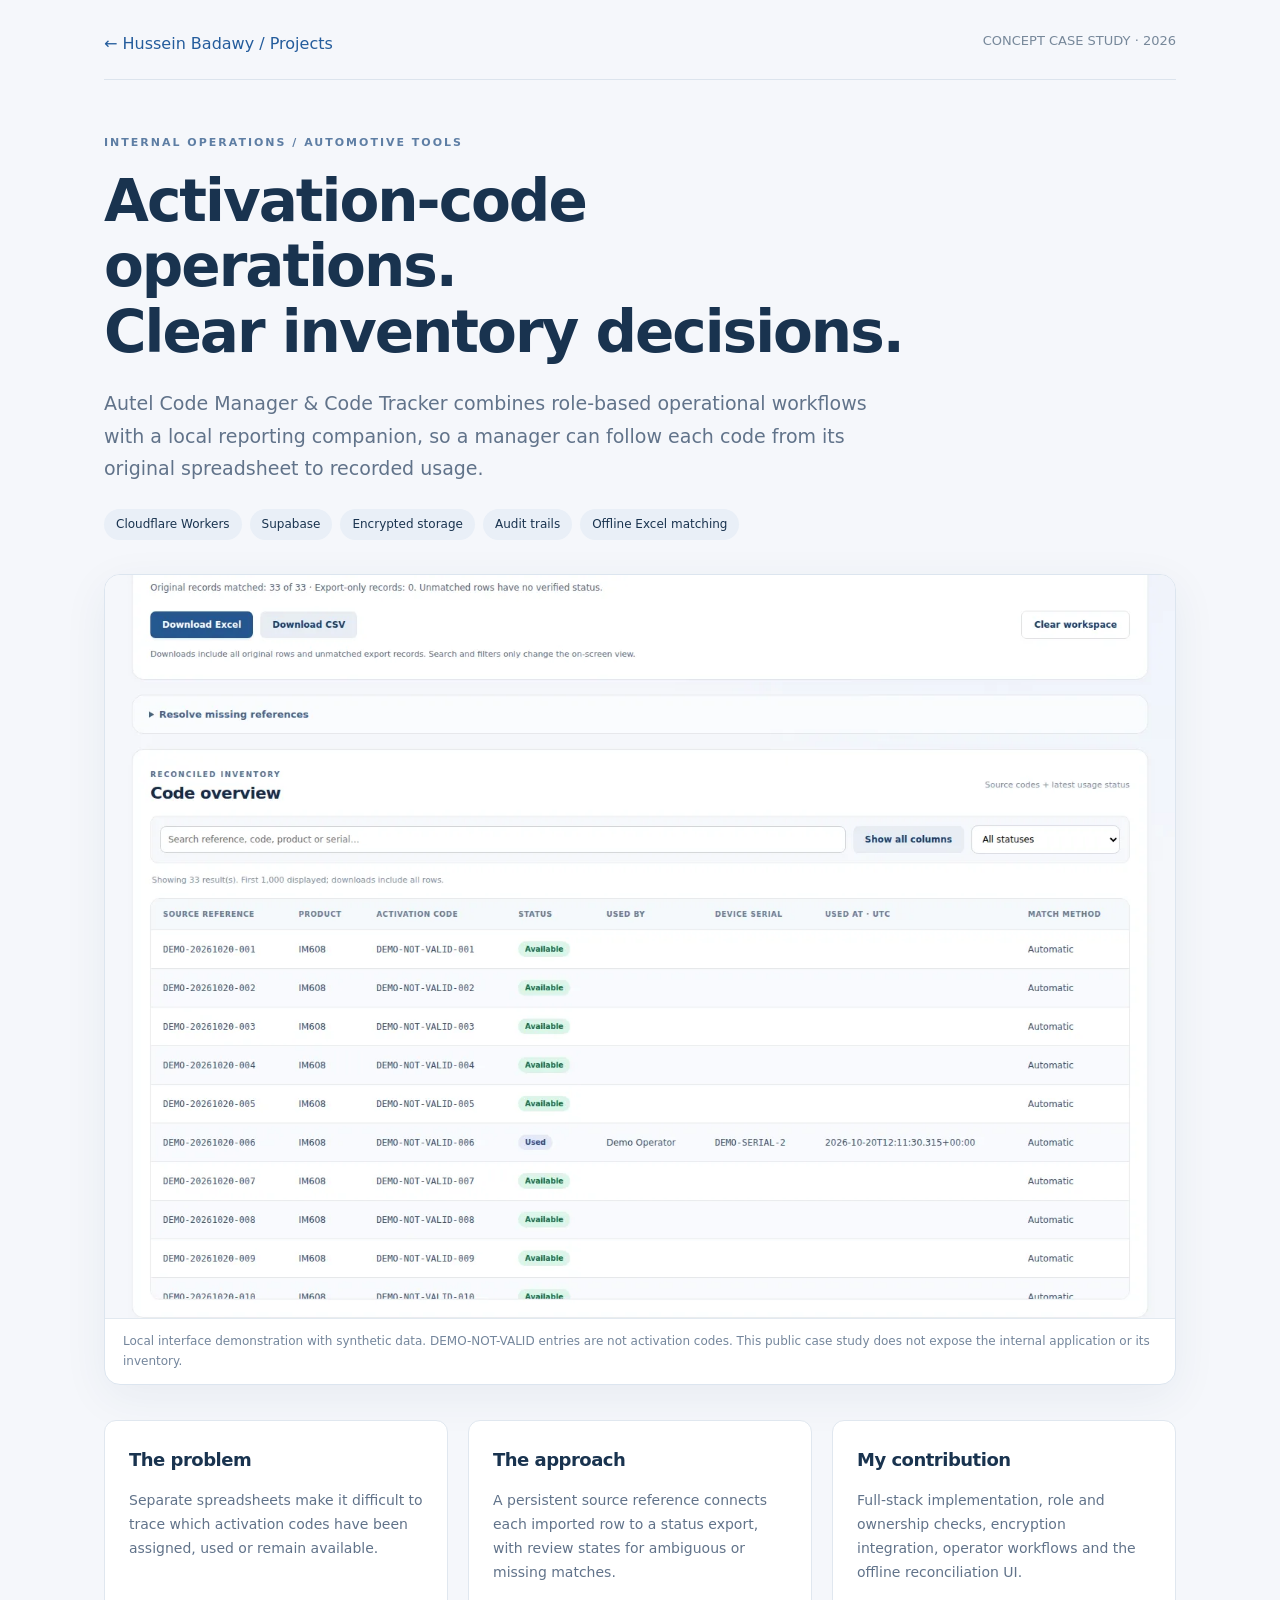
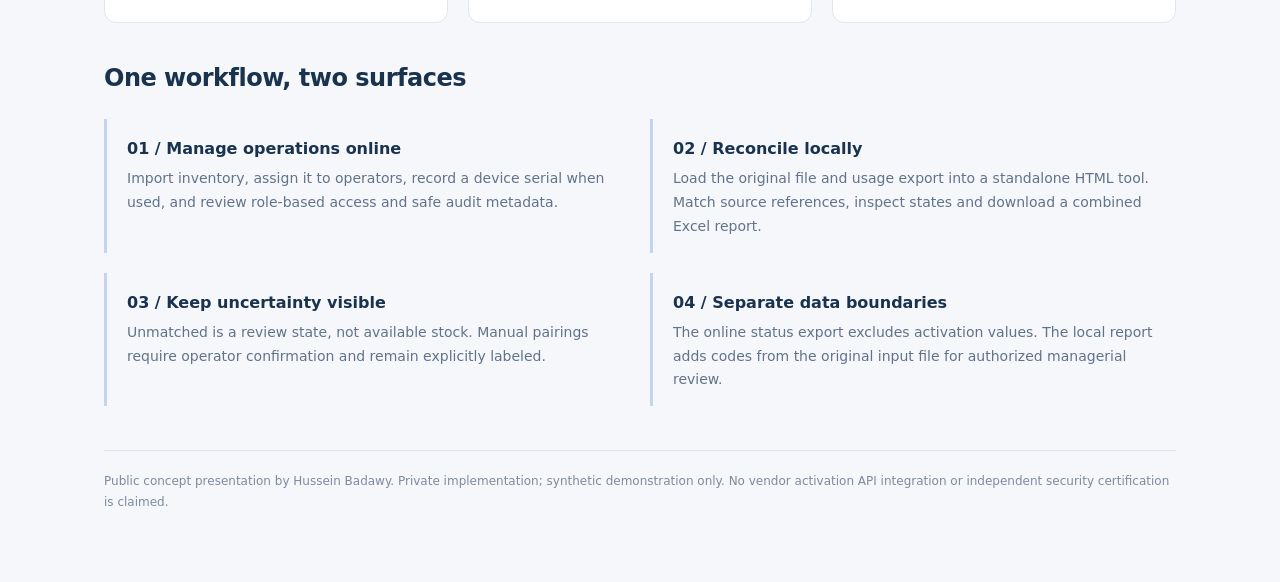
<file: autel-code-tracker.html>
<!doctype html><html lang="en"><head><meta charset="utf-8"><meta name="viewport" content="width=device-width,initial-scale=1"><meta name="description" content="Autel Code Manager and Code Tracker: an operations concept by Hussein Badawy for secure code workflows and offline inventory reconciliation."><title>Autel Code Tracker - Concept | Hussein Badawy</title><style>*{box-sizing:border-box}body{margin:0;background:#f5f7fb;color:#19334f;font:16px/1.7 system-ui}main{max-width:1120px;margin:auto;padding:30px 24px 70px}nav{display:flex;justify-content:space-between;border-bottom:1px solid #dce4ed;padding-bottom:22px}a{color:#245c9c;text-decoration:none}nav span{color:#77889a;font-size:13px}.eyebrow{letter-spacing:2px;font-size:11px;font-weight:700;color:#5e7ea4;margin-top:54px}h1{font-size:clamp(32px,5vw,58px);line-height:1.13;letter-spacing:-2px;max-width:850px;margin:16px 0 22px}h2{font-size:24px;letter-spacing:-.5px}p{color:#61738a}.lead{max-width:770px;font-size:19px}.tags{display:flex;flex-wrap:wrap;gap:8px;margin:25px 0}.tags span{background:#e9eff7;border-radius:20px;padding:5px 12px;font-size:12px}.frame{margin:34px 0;background:white;border:1px solid #dce5ef;border-radius:16px;overflow:hidden;box-shadow:0 12px 45px #203b6010}.frame img{display:block;width:100%;height:auto}.caption{padding:12px 18px;font-size:12px;color:#74869c;border-top:1px solid #e2e9f0}.grid{display:grid;grid-template-columns:repeat(3,1fr);gap:20px;margin:35px 0}.card{padding:24px;background:white;border:1px solid #e0e7ef;border-radius:12px}.card h2{margin:0;font-size:18px}.card p{font-size:14px}.steps{display:grid;grid-template-columns:1fr 1fr;gap:20px}.steps article{border-left:3px solid #c3d5ec;padding:0 20px}.steps h3{font-size:16px;margin-bottom:5px}.steps p{font-size:14px;margin-top:0}footer{border-top:1px solid #dce4ed;margin-top:44px;padding-top:20px;font-size:12px;color:#7c8b9e}@media(max-width:700px){.grid,.steps{grid-template-columns:1fr}main{padding:22px 18px}nav span{font-size:11px}h1{letter-spacing:-1px}.eyebrow{margin-top:35px}}</style></head><body><main><nav><a href="index.html#projects">← Hussein Badawy / Projects</a><span>CONCEPT CASE STUDY · 2026</span></nav><div class="eyebrow">INTERNAL OPERATIONS / AUTOMOTIVE TOOLS</div><h1>Activation-code operations.<br>Clear inventory decisions.</h1><p class="lead">Autel Code Manager &amp; Code Tracker combines role-based operational workflows with a local reporting companion, so a manager can follow each code from its original spreadsheet to recorded usage.</p><div class="tags"><span>Cloudflare Workers</span><span>Supabase</span><span>Encrypted storage</span><span>Audit trails</span><span>Offline Excel matching</span></div><figure class="frame"><img src="assets/img/autel-tracker-demo.webp" width="1440" height="1000" alt="Actual Code Tracker interface populated with synthetic demo references, non-valid codes and usage states"><figcaption class="caption">Local interface demonstration with synthetic data. DEMO-NOT-VALID entries are not activation codes. This public case study does not expose the internal application or its inventory.</figcaption></figure><div class="grid"><article class="card"><h2>The problem</h2><p>Separate spreadsheets make it difficult to trace which activation codes have been assigned, used or remain available.</p></article><article class="card"><h2>The approach</h2><p>A persistent source reference connects each imported row to a status export, with review states for ambiguous or missing matches.</p></article><article class="card"><h2>My contribution</h2><p>Full-stack implementation, role and ownership checks, encryption integration, operator workflows and the offline reconciliation UI.</p></article></div><h2>One workflow, two surfaces</h2><div class="steps"><article><h3>01 / Manage operations online</h3><p>Import inventory, assign it to operators, record a device serial when used, and review role-based access and safe audit metadata.</p></article><article><h3>02 / Reconcile locally</h3><p>Load the original file and usage export into a standalone HTML tool. Match source references, inspect states and download a combined Excel report.</p></article><article><h3>03 / Keep uncertainty visible</h3><p>Unmatched is a review state, not available stock. Manual pairings require operator confirmation and remain explicitly labeled.</p></article><article><h3>04 / Separate data boundaries</h3><p>The online status export excludes activation values. The local report adds codes from the original input file for authorized managerial review.</p></article></div><footer>Public concept presentation by Hussein Badawy. Private implementation; synthetic demonstration only. No vendor activation API integration or independent security certification is claimed.</footer></main></body></html>
</file>
